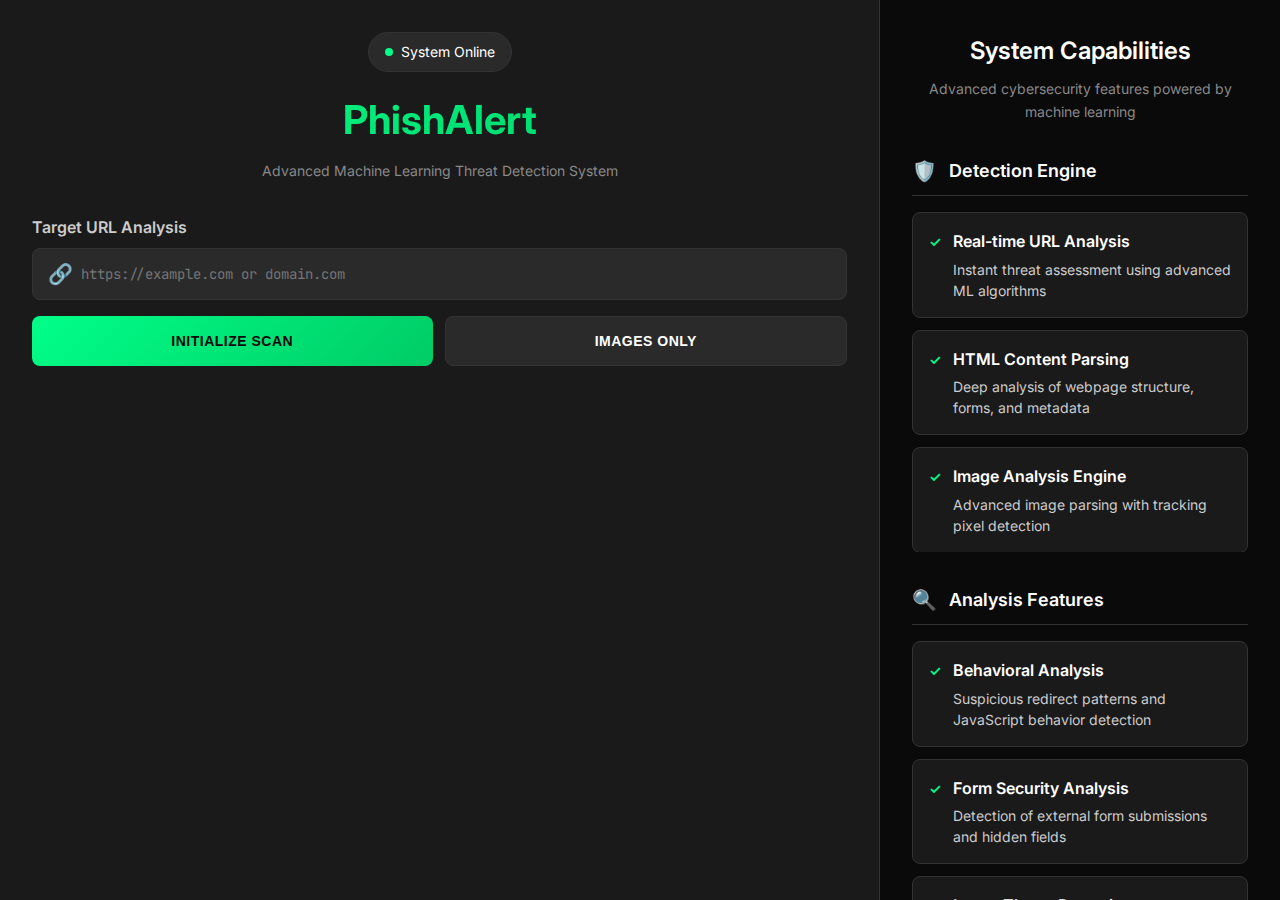
<file: index.html>
<!DOCTYPE html>
<html lang="en">
<head>
  <meta charset="UTF-8" />
  <title>PhishAlert - Advanced Threat Detection System</title>
  <meta name="viewport" content="width=device-width, initial-scale=1.0" />
  <link href="https://fonts.googleapis.com/css2?family=JetBrains+Mono:wght@300;400;500;600;700&family=Inter:wght@300;400;500;600;700&display=swap" rel="stylesheet" />
  <link rel="stylesheet" href="static/styles.css" />
</head>
<body>
  <div class="main-container">
    <div class="analyzer-panel">
      <div class="header">
        <div class="system-badge">
          <div class="status-indicator"></div>
          <span>System Online</span>
        </div>
        <h1>PhishAlert</h1>
        <p class="subtitle">Advanced Machine Learning Threat Detection System</p>
      </div>
      
      <div class="input-section">
        <form id="threat-analyzer" autocomplete="off">
          <label class="input-label" for="url-input">Target URL Analysis</label>
          <div class="input-wrapper">
            <div class="input-icon">🔗</div>
            <input
              type="text"
              id="url-input"
              placeholder="https://example.com or domain.com"
              required
            />
          </div>
          
          <div class="button-group">
            <button type="submit" class="analyze-btn" id="analyze-btn">
              Initialize Scan
            </button>
            <button type="button" class="analyze-btn secondary" id="image-only-btn">
              Images Only
            </button>
          </div>
        </form>
      </div>

      <div class="scanner" id="scanner">
        <div class="scan-animation"></div>
        <div class="scan-status" id="scan-status">Analyzing threat vectors...</div>
      </div>

      <div class="result-panel" id="result-panel"></div>

      <!-- Enhanced Image Analysis Panel -->
      <div class="image-analysis-panel" id="image-analysis-panel">
        <div class="analysis-header">
          <div class="header-title">
            <svg class="header-icon" viewBox="0 0 24 24" width="20" height="20">
              <path fill="currentColor" d="M8.5,13.5L11,16.5L14.5,12L19,18H5M21,19V5C21,3.89 20.1,3 19,3H5A2,2 0 0,0 3,5V19A2,2 0 0,0 5,21H19A2,2 0 0,0 21,19Z"/>
            </svg>
            <span>Image Analysis Report</span>
          </div>
          <div class="header-actions">
            <button class="copy-btn" id="copy-image-report" title="Copy Image Report">
              <svg viewBox="0 0 24 24" width="16" height="16">
                <path fill="currentColor" d="M19,21H8V7H19M19,5H8A2,2 0 0,0 6,7V21A2,2 0 0,0 8,23H19A2,2 0 0,0 21,21V7A2,2 0 0,0 19,5M16,1H4A2,2 0 0,0 2,3V17H4V3H16V1Z"/>
              </svg>
            </button>
          </div>
        </div>
        
        <div class="image-stats-grid" id="image-stats-grid"></div>
        <div class="image-details-grid" id="image-details-grid"></div>
      </div>

      <div class="analysis-output" id="analysis-output">
        <div class="analysis-header">
          <div class="header-title">
            <svg class="header-icon" viewBox="0 0 24 24" width="20" height="20">
              <path fill="currentColor" d="M12,2L1,21H23M12,6L19.5,19H4.5M11,10V14H13V10M11,16V18H13V16"/>
            </svg>
            <span>Threat Analysis Report</span>
          </div>
          <div class="header-actions">
            <button class="copy-btn" id="copy-report" title="Copy Report">
              <svg viewBox="0 0 24 24" width="16" height="16">
                <path fill="currentColor" d="M19,21H8V7H19M19,5H8A2,2 0 0,0 6,7V21A2,2 0 0,0 8,23H19A2,2 0 0,0 21,21V7A2,2 0 0,0 19,5M16,1H4A2,2 0 0,0 2,3V17H4V3H16V1Z"/>
              </svg>
            </button>
            <button class="expand-btn" id="expand-report" title="Expand/Collapse Report" aria-expanded="false">
              <svg viewBox="0 0 24 24" width="16" height="16">
                <path fill="currentColor" d="M7.41,8.58L12,13.17L16.59,8.58L18,10L12,16L6,10L7.41,8.58Z"/>
              </svg>
            </button>
          </div>
        </div>
        
        <div class="report-metadata">
          <div class="metadata-item">
            <span class="metadata-label">Analysis Time:</span>
            <span class="metadata-value" id="report-time"></span>
          </div>
          <div class="metadata-item">
            <span class="metadata-label">Target URL:</span>
            <span class="metadata-value" id="report-url"></span>
          </div>
          <div class="metadata-item">
            <span class="metadata-label">Features Analyzed:</span>
            <span class="metadata-value" id="report-features"></span>
          </div>
          <div class="metadata-item">
            <span class="metadata-label">HTML Analyzed:</span>
            <span class="metadata-value" id="report-html-status"></span>
          </div>
        </div>
        
        <div class="report-content" id="analysis-content" tabindex="0"></div>
        
        <div class="report-footer">
          <div class="footer-item">
            <svg viewBox="0 0 24 24" width="14" height="14">
              <path fill="var(--text-muted)" d="M12,2A10,10 0 0,1 22,12A10,10 0 0,1 12,22A10,10 0 0,1 2,12A10,10 0 0,1 12,2M12,4A8,8 0 0,0 4,12A8,8 0 0,0 12,20A8,8 0 0,0 20,12A8,8 0 0,0 12,4M11,7H13V9H11V7M11,11H13V17H11V11Z"/>
            </svg>
            <span>Report generated by PhishAlert ML Engine v2.0</span>
          </div>
        </div>
      </div>
    </div>

    <div class="features-panel">
  <div class="features-header">
    <h2 class="features-title">System Capabilities</h2>
    <p class="features-subtitle">Advanced cybersecurity features powered by machine learning</p>
  </div>

  <div class="feature-category">
    <h3 class="category-title">
      <span>🛡️</span>
      <span>Detection Engine</span>
    </h3>
    <div class="feature-scroll-wrapper">
      <div class="scroller">
        <ul class="feature-list">
          <li class="feature-item">
            <span class="feature-icon">✓</span>
            <div class="feature-content">
              <div class="feature-name">Real-time URL Analysis</div>
              <div class="feature-desc">Instant threat assessment using advanced ML algorithms</div>
            </div>
          </li>
          <li class="feature-item">
            <span class="feature-icon">✓</span>
            <div class="feature-content">
              <div class="feature-name">HTML Content Parsing</div>
              <div class="feature-desc">Deep analysis of webpage structure, forms, and metadata</div>
            </div>
          </li>
          <li class="feature-item">
            <span class="feature-icon">✓</span>
            <div class="feature-content">
              <div class="feature-name">Image Analysis Engine</div>
              <div class="feature-desc">Advanced image parsing with tracking pixel detection</div>
            </div>
          </li>
          <li class="feature-item">
            <span class="feature-icon">✓</span>
            <div class="feature-content">
              <div class="feature-name">SSL Certificate Validation</div>
              <div class="feature-desc">Automated certificate chain verification and security assessment</div>
            </div>
          </li>
        </ul>

        <!-- Duplicate the list for looping -->
        <ul class="feature-list">
          <li class="feature-item">
            <span class="feature-icon">✓</span>
            <div class="feature-content">
              <div class="feature-name">Real-time URL Analysis</div>
              <div class="feature-desc">Instant threat assessment using advanced ML algorithms</div>
            </div>
          </li>
          <li class="feature-item">
            <span class="feature-icon">✓</span>
            <div class="feature-content">
              <div class="feature-name">HTML Content Parsing</div>
              <div class="feature-desc">Deep analysis of webpage structure, forms, and metadata</div>
            </div>
          </li>
          <li class="feature-item">
            <span class="feature-icon">✓</span>
            <div class="feature-content">
              <div class="feature-name">Image Analysis Engine</div>
              <div class="feature-desc">Advanced image parsing with tracking pixel detection</div>
            </div>
          </li>
          <li class="feature-item">
            <span class="feature-icon">✓</span>
            <div class="feature-content">
              <div class="feature-name">SSL Certificate Validation</div>
              <div class="feature-desc">Automated certificate chain verification and security assessment</div>
            </div>
          </li>
        </ul>
      </div>
    </div>
  </div>

  <div class="feature-category">
    <h3 class="category-title">
      <span>🔍</span>
      <span>Analysis Features</span>
    </h3>
    <div class="feature-scroll-wrapper">
      <div class="scroller">
        <ul class="feature-list">
          <li class="feature-item">
            <span class="feature-icon">✓</span>
            <div class="feature-content">
              <div class="feature-name">Behavioral Analysis</div>
              <div class="feature-desc">Suspicious redirect patterns and JavaScript behavior detection</div>
            </div>
          </li>
          <li class="feature-item">
            <span class="feature-icon">✓</span>
            <div class="feature-content">
              <div class="feature-name">Form Security Analysis</div>
              <div class="feature-desc">Detection of external form submissions and hidden fields</div>
            </div>
          </li>
          <li class="feature-item">
            <span class="feature-icon">✓</span>
            <div class="feature-content">
              <div class="feature-name">Image Threat Detection</div>
              <div class="feature-desc">Identification of tracking pixels and suspicious image patterns</div>
            </div>
          </li>
          <li class="feature-item">
            <span class="feature-icon">✓</span>
            <div class="feature-content">
              <div class="feature-name">Network Fingerprinting</div>
              <div class="feature-desc">Infrastructure analysis and hosting provider assessment</div>
            </div>
          </li>
        </ul>
        
        <!-- Duplicate -->
        <ul class="feature-list">
          <li class="feature-item">
            <span class="feature-icon">✓</span>
            <div class="feature-content">
              <div class="feature-name">Behavioral Analysis</div>
              <div class="feature-desc">Suspicious redirect patterns and JavaScript behavior detection</div>
            </div>
          </li>
          <li class="feature-item">
            <span class="feature-icon">✓</span>
            <div class="feature-content">
              <div class="feature-name">Form Security Analysis</div>
              <div class="feature-desc">Detection of external form submissions and hidden fields</div>
            </div>
          </li>
          <li class="feature-item">
            <span class="feature-icon">✓</span>
            <div class="feature-content">
              <div class="feature-name">Image Threat Detection</div>
              <div class="feature-desc">Identification of tracking pixels and suspicious image patterns</div>
            </div>
          </li>
          <li class="feature-item">
            <span class="feature-icon">✓</span>
            <div class="feature-content">
              <div class="feature-name">Network Fingerprinting</div>
              <div class="feature-desc">Infrastructure analysis and hosting provider assessment</div>
            </div>
          </li>
        </ul>
      </div>
    </div>
  </div>

  <div class="feature-category">
    <h3 class="category-title">
      <span>⚡</span>
      <span>Performance</span>
    </h3>
    <div class="feature-scroll-wrapper">
      <div class="scroller">
        <ul class="feature-list">
          <li class="feature-item">
            <span class="feature-icon">✓</span>
            <div class="feature-content">
              <div class="feature-name">High-Speed Processing</div>
              <div class="feature-desc">Optimized processing pipeline for rapid threat assessment</div>
            </div>
          </li>
          <li class="feature-item">
            <span class="feature-icon">✓</span>
            <div class="feature-content">
              <div class="feature-name">Machine Learning Accuracy</div>
              <div class="feature-desc">Continuously trained models with minimal false positives</div>
            </div>
          </li>
          <li class="feature-item">
            <span class="feature-icon">✓</span>
            <div class="feature-content">
              <div class="feature-name">Scalable Architecture</div>
              <div class="feature-desc">Cloud-native infrastructure supporting high-volume analysis</div>
            </div>
          </li>
          <li class="feature-item">
            <span class="feature-icon">✓</span>
            <div class="feature-content">
              <div class="feature-name">Real-time Updates</div>
              <div class="feature-desc">Continuous model updates with latest threat intelligence</div>
            </div>
          </li>
        </ul>
        
        <!-- Duplicate -->
        <ul class="feature-list">
          <li class="feature-item">
            <span class="feature-icon">✓</span>
            <div class="feature-content">
              <div class="feature-name">High-Speed Processing</div>
              <div class="feature-desc">Optimized processing pipeline for rapid threat assessment</div>
            </div>
          </li>
          <li class="feature-item">
            <span class="feature-icon">✓</span>
            <div class="feature-content">
              <div class="feature-name">Machine Learning Accuracy</div>
              <div class="feature-desc">Continuously trained models with minimal false positives</div>
            </div>
          </li>
          <li class="feature-item">
            <span class="feature-icon">✓</span>
            <div class="feature-content">
              <div class="feature-name">Scalable Architecture</div>
              <div class="feature-desc">Cloud-native infrastructure supporting high-volume analysis</div>
            </div>
          </li>
          <li class="feature-item">
            <span class="feature-icon">✓</span>
            <div class="feature-content">
              <div class="feature-name">Real-time Updates</div>
              <div class="feature-desc">Continuous model updates with latest threat intelligence</div>
            </div>
          </li>
        </ul>
      </div>
    </div>
  </div>
</div>

  <script>
    const form = document.getElementById('threat-analyzer');
    const input = document.getElementById('url-input');
    const scanner = document.getElementById('scanner');
    const scanStatus = document.getElementById('scan-status');
    const resultPanel = document.getElementById('result-panel');
    const imageAnalysisPanel = document.getElementById('image-analysis-panel');
    const analysisOutput = document.getElementById('analysis-output');
    const analysisContent = document.getElementById('analysis-content');
    const analyzeBtn = document.getElementById('analyze-btn');
    const imageOnlyBtn = document.getElementById('image-only-btn');
    const copyBtn = document.getElementById('copy-report');
    const copyImageBtn = document.getElementById('copy-image-report');
    const expandBtn = document.getElementById('expand-report');
    const reportTime = document.getElementById('report-time');
    const reportUrl = document.getElementById('report-url');
    const reportFeatures = document.getElementById('report-features');
    const reportHtmlStatus = document.getElementById('report-html-status');

    const scanMessages = [
      'Initializing threat detection...',
      'Analyzing URL structure...',
      'Fetching HTML content...',
      'Parsing webpage elements...',
      'Analyzing images and media...',
      'Checking domain reputation...',
      'Validating SSL certificates...',
      'Scanning for malicious patterns...',
      'Cross-referencing threat databases...',
      'Finalizing security assessment...'
    ];

    let scanMessageIndex = 0;
    let scanInterval;

    // Enhanced scan messages for image-only analysis
    const imageScanMessages = [
      'Initializing image analysis...',
      'Fetching webpage content...',
      'Parsing HTML structure...',
      'Extracting image elements...',
      'Analyzing image metadata...',
      'Detecting tracking pixels...',
      'Checking external resources...',
      'Finalizing image report...'
    ];

    form.addEventListener('submit', async (e) => {
      e.preventDefault();
      await performAnalysis('/api/predict', false);
    });

    imageOnlyBtn.addEventListener('click', async () => {
      await performAnalysis('/api/analyze-images', true);
    });

    async function performAnalysis(endpoint, isImageOnly = false) {
      const url = input.value.trim();
      if (!url) return;

      // Reset UI
      resultPanel.className = 'result-panel';
      imageAnalysisPanel.className = 'image-analysis-panel';
      analysisOutput.className = 'analysis-output';

      // Start scanning animation
      scanner.classList.add('active');
      analyzeBtn.disabled = true;
      imageOnlyBtn.disabled = true;
      analyzeBtn.textContent = 'Scanning...';

      // Use appropriate scan messages
      const messages = isImageOnly ? imageScanMessages : scanMessages;
      scanMessageIndex = 0;
      scanStatus.textContent = messages[0];
      scanInterval = setInterval(() => {
        scanMessageIndex = (scanMessageIndex + 1) % messages.length;
        scanStatus.textContent = messages[scanMessageIndex];
      }, 1000);

      try {
        const requestBody = { url: url };

        const response = await fetch(endpoint, {
          method: 'POST',
          headers: { 'Content-Type': 'application/json' },
          body: JSON.stringify(requestBody),
        });

        if (!response.ok) {
          throw new Error(await response.text());
        }

        const data = await response.json();

        // Stop scanning animation
        clearInterval(scanInterval);
        scanner.classList.remove('active');
        analyzeBtn.disabled = false;
        imageOnlyBtn.disabled = false;
        analyzeBtn.textContent = 'Initialize Scan';

        if (isImageOnly) {
          displayImageAnalysis(data);
        } else {
          displayFullAnalysis(data);
        }

      } catch (error) {
        clearInterval(scanInterval);
        scanner.classList.remove('active');
        analyzeBtn.disabled = false;
        imageOnlyBtn.disabled = false;
        analyzeBtn.textContent = 'Initialize Scan';

        resultPanel.innerHTML = `
          <div class="result-header">
            <span>❌</span>
            <span>Error</span>
          </div>
          <div class="result-details">
            Failed to analyze URL: ${error.message}
          </div>`;
        resultPanel.classList.add('visible', 'warning');
        console.error('Analysis error:', error);
      }
    }

    function displayFullAnalysis(data) {
      let prediction, detailsHtml, featuresHtml = '';
      const riskClass = data.risk_level.toLowerCase();

      if (data.prediction === 1) {
        prediction = 'threat';
        detailsHtml = `
          <div class="result-header">
            <span>⚠️</span>
            <span>Threat Detected</span>
          </div>
          <div class="result-details">
            ${riskClass.toUpperCase()}-risk phishing attempt identified with ${data.risk_score}% confidence.
            This URL exhibits multiple malicious patterns and should be avoided. 
            If you believe this is not a phishing scam, proceed with caution.
          </div>
        `;
      } else {
        prediction = 'safe';
        detailsHtml = `
          <div class="result-header">
            <span>✅</span>
            <span>Secure</span>
          </div>
          <div class="result-details">
            URL analysis complete with ${100 - data.risk_score}% safety confidence.
            No significant threats detected. This appears to be a legitimate website.
          </div>
        `;
      }

      // Add prediction details with confidence bar and features grid container
      detailsHtml += `
        <div class="prediction-details">
          <div class="details-header">
            <div class="details-title">Prediction Details</div>
            <div class="confidence-meter">
              <span class="confidence-value">${data.risk_score}%</span>
              <div class="confidence-bar" role="progressbar" aria-valuemin="0" aria-valuemax="100" aria-valuenow="${data.risk_score}">
                <div class="confidence-fill ${riskClass}" style="width: ${data.risk_score}%;"></div>
              </div>
            </div>
          </div>
          <div class="feature-indicators" id="feature-indicators"></div>
        </div>
      `;

      resultPanel.innerHTML = detailsHtml;
      resultPanel.classList.add('visible', riskClass);

      // Populate feature indicators grid
      const featureIndicators = document.getElementById('feature-indicators');
      if (data.features) {
        for (const [feature, value] of Object.entries(data.features)) {
          if (feature === 'true_label' || feature === 'predicted_label') continue;
          
          let valueRiskClass = 'neutral';
          if (typeof value === 'number') {
            valueRiskClass = value > 0.7 ? 'threat' : value > 0.3 ? 'warning' : 'safe';
          }

          const featureName = feature
            .replace(/_/g, ' ')
            .replace(/([a-z])([A-Z])/g, '$1 $2')
            .replace(/\b\w/g, (c) => c.toUpperCase());

          featuresHtml += `
            <div class="feature-indicator">
              <div class="feature-name">${featureName}</div>
              <div class="feature-value ${valueRiskClass}">${value}</div>
            </div>`;
        }
        featureIndicators.innerHTML = featuresHtml;
      }

      // Display image analysis if available
      if (data.image_analysis) {
        displayImageAnalysis(data, false);
      }

      // Fill detailed report metadata and content
      reportTime.textContent = data.timestamp;
      reportUrl.textContent = data.url;
      reportFeatures.textContent = data.features ? Object.keys(data.features).length : 'N/A';
      reportHtmlStatus.textContent = data.html_analyzed ? 'Yes' : 'No';
      analysisContent.textContent = JSON.stringify(data, null, 2);
      analysisOutput.classList.add('visible');
    }

    function displayImageAnalysis(data, standalone = true) {
      const imageData = data.image_analysis;
      if (!imageData) return;

      const imageStatsGrid = document.getElementById('image-stats-grid');
      const imageDetailsGrid = document.getElementById('image-details-grid');

      // Create image statistics overview
      imageStatsGrid.innerHTML = `
        <div class="stat-card">
          <div class="stat-icon">🖼️</div>
          <div class="stat-content">
            <div class="stat-value">${imageData.NoOfImage}</div>
            <div class="stat-label">Total Images</div>
          </div>
        </div>
        <div class="stat-card ${imageData.external_images > 0 ? 'warning' : ''}">
          <div class="stat-icon">🌐</div>
          <div class="stat-content">
            <div class="stat-value">${imageData.external_images}</div>
            <div class="stat-label">External Images</div>
          </div>
        </div>
        <div class="stat-card ${imageData.suspicious_images > 0 ? 'threat' : ''}">
          <div class="stat-icon">⚠️</div>
          <div class="stat-content">
            <div class="stat-value">${imageData.suspicious_images}</div>
            <div class="stat-label">Suspicious Images</div>
          </div>
        </div>
        <div class="stat-card ${imageData.broken_images > 0 ? 'warning' : ''}">
          <div class="stat-icon">❌</div>
          <div class="stat-content">
            <div class="stat-value">${imageData.broken_images}</div>
            <div class="stat-label">Broken Images</div>
          </div>
        </div>
        <div class="stat-card">
          <div class="stat-icon">📊</div>
          <div class="stat-content">
            <div class="stat-value">${formatBytes(imageData.total_image_size)}</div>
            <div class="stat-label">Total Size</div>
          </div>
        </div>
      `;

      // Create detailed image grid
      if (imageData.image_details && imageData.image_details.length > 0) {
        let imageDetailsHtml = '';
        imageData.image_details.slice(0, 12).forEach((img, index) => {
          const statusClass = img.is_suspicious ? 'suspicious' : img.is_external ? 'external' : 'normal';
          const statusIcon = img.is_suspicious ? '⚠️' : img.is_external ? '🌐' : '✅';
          
          imageDetailsHtml += `
            <div class="image-detail-card ${statusClass}">
              <div class="image-header">
                <span class="image-index">#${index + 1}</span>
                <span class="image-status">${statusIcon}</span>
              </div>
              <div class="image-info">
                <div class="image-src" title="${img.src}">${truncateText(img.src, 40)}</div>
                <div class="image-meta">
                  ${img.alt ? `<div class="meta-item"><strong>Alt:</strong> ${truncateText(img.alt, 30)}</div>` : ''}
                  ${img.size ? `<div class="meta-item"><strong>Size:</strong> ${formatBytes(img.size)}</div>` : ''}
                  ${img.format ? `<div class="meta-item"><strong>Format:</strong> ${img.format}</div>` : ''}
                  <div class="meta-item"><strong>External:</strong> ${img.is_external ? 'Yes' : 'No'}</div>
                  <div class="meta-item"><strong>Suspicious:</strong> ${img.is_suspicious ? 'Yes' : 'No'}</div>
                </div>
              </div>
            </div>
          `;
        });
        imageDetailsGrid.innerHTML = imageDetailsHtml;
      } else {
        imageDetailsGrid.innerHTML = '<div class="no-images">No images found in the webpage</div>';
      }

      imageAnalysisPanel.classList.add('visible');

      if (standalone) {
        // For image-only analysis, also update the report metadata
        reportTime.textContent = data.timestamp;
        reportUrl.textContent = data.url;
        reportFeatures.textContent = 'Image Analysis Only';
        reportHtmlStatus.textContent = 'Yes';
        analysisContent.textContent = JSON.stringify(data, null, 2);
        analysisOutput.classList.add('visible');
      }
    }

    function formatBytes(bytes) {
      if (bytes === 0) return '0 B';
      const k = 1024;
      const sizes = ['B', 'KB', 'MB', 'GB'];
      const i = Math.floor(Math.log(bytes) / Math.log(k));
      return parseFloat((bytes / Math.pow(k, i)).toFixed(1)) + ' ' + sizes[i];
    }

    function truncateText(text, maxLength) {
      return text.length > maxLength ? text.substring(0, maxLength) + '...' : text;
    }

    // Copy report to clipboard
    copyBtn.addEventListener('click', () => {
      const reportContent = analysisContent.textContent;
      navigator.clipboard.writeText(reportContent).then(() => {
        const originalTitle = copyBtn.getAttribute('title');
        copyBtn.setAttribute('title', 'Copied!');
        setTimeout(() => {
          copyBtn.setAttribute('title', originalTitle);
        }, 2000);
      });
    });

    // Copy image report to clipboard
    copyImageBtn.addEventListener('click', () => {
      const imageStatsText = document.getElementById('image-stats-grid').textContent;
      const imageDetailsText = document.getElementById('image-details-grid').textContent;
      const fullReport = `Image Analysis Report\n\n${imageStatsText}\n\nImage Details:\n${imageDetailsText}`;
      
      navigator.clipboard.writeText(fullReport).then(() => {
        const originalTitle = copyImageBtn.getAttribute('title');
        copyImageBtn.setAttribute('title', 'Copied!');
        setTimeout(() => {
          copyImageBtn.setAttribute('title', originalTitle);
        }, 2000);
      });
    });

    // Expand/collapse detailed JSON report
    expandBtn.addEventListener('click', () => {
      const expanded = analysisOutput.classList.toggle('expanded');
      expandBtn.setAttribute('aria-expanded', expanded);
      expandBtn.querySelector('svg').style.transform = expanded
        ? 'rotate(180deg)'
        : 'rotate(0deg)';
    });
  </script>
</body>
</html>
</file>
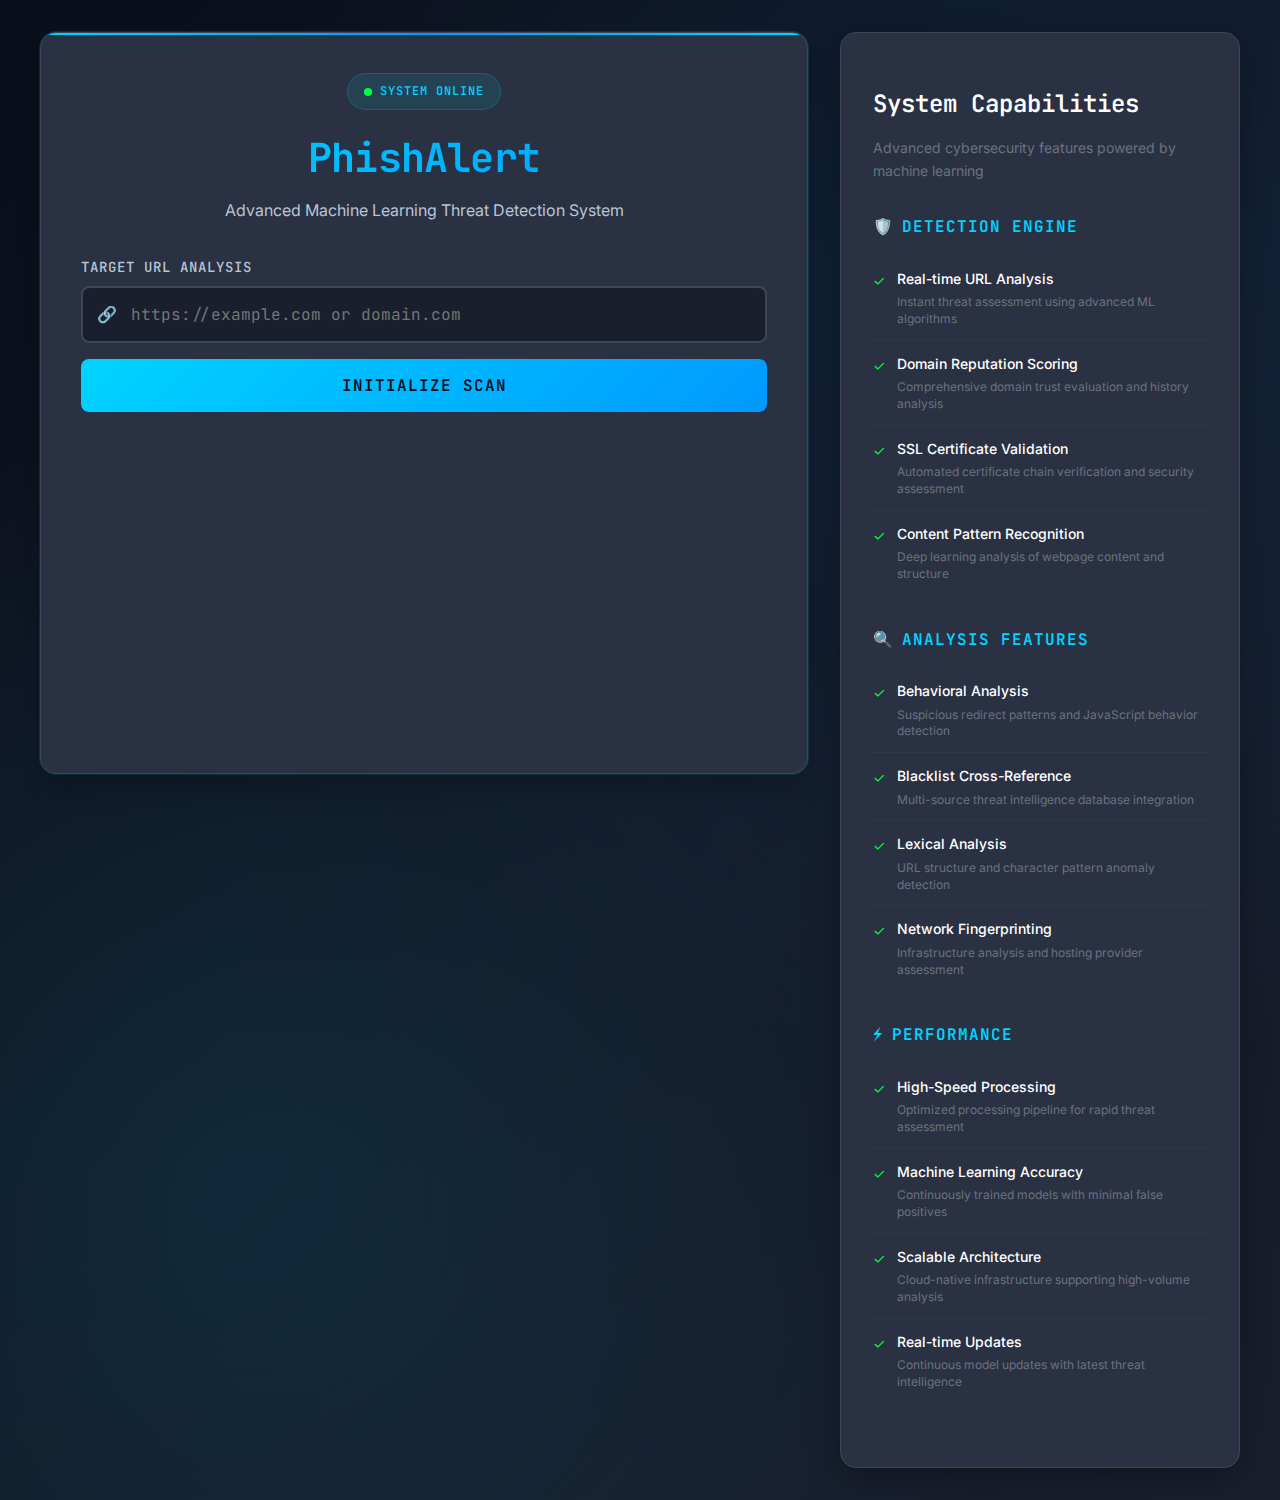
<file: appHTML.html>
<!DOCTYPE html>
<html lang="en">
<head>
  <meta charset="UTF-8">
  <title>PhishAlert - Advanced Threat Detection System</title>
  <meta name="viewport" content="width=device-width, initial-scale=1.0">
  <link href="https://fonts.googleapis.com/css2?family=JetBrains+Mono:wght@300;400;500;600;700&family=Inter:wght@300;400;500;600;700&display=swap" rel="stylesheet">
  <style>
    :root {
      --cyber-blue: #00d4ff;
      --electric-blue: #0099ff;
      --deep-blue: #003d66;
      --matrix-green: #00ff41;
      --warning-orange: #ff6b35;
      --danger-red: #ff073a;
      --bg-primary: #0a0e1a;
      --bg-secondary: #1a1f2e;
      --bg-tertiary: #252b3d;
      --bg-card: #2a3142;
      --text-primary: #ffffff;
      --text-secondary: #b8c5d6;
      --text-accent: #00d4ff;
      --text-muted: #6b7280;
      --border-primary: #3d4758;
      --border-accent: #00d4ff33;
      --shadow-cyber: rgba(0, 212, 255, 0.15);
      --transition: all 0.3s cubic-bezier(0.4, 0, 0.2, 1);
    }

    * {
      box-sizing: border-box;
    }

    body {
      background: 
        radial-gradient(circle at 20% 80%, rgba(0, 212, 255, 0.1) 0%, transparent 50%),
        radial-gradient(circle at 80% 20%, rgba(0, 153, 255, 0.1) 0%, transparent 50%),
        linear-gradient(135deg, var(--bg-primary) 0%, var(--bg-secondary) 100%);
      color: var(--text-primary);
      font-family: 'Inter', -apple-system, BlinkMacSystemFont, sans-serif;
      margin: 0;
      min-height: 100vh;
      padding: 2rem 1rem;
      line-height: 1.6;
    }

    .main-container {
      max-width: 1200px;
      margin: 0 auto;
      display: grid;
      grid-template-columns: 1fr 400px;
      gap: 2rem;
      align-items: start;
    }

    .features-panel {
      background: var(--bg-card);
      border: 1px solid var(--border-primary);
      border-radius: 16px;
      padding: 2rem;
      box-shadow: 0 8px 32px rgba(0, 0, 0, 0.3);
    }

    .analyzer-panel {
      background: var(--bg-card);
      border: 1px solid var(--border-primary);
      border-radius: 16px;
      padding: 2.5rem;
      box-shadow: 
        0 20px 25px -5px rgba(0, 0, 0, 0.2),
        0 0 0 1px var(--shadow-cyber);
      position: relative;
      overflow: hidden;
    }

    .analyzer-panel::before {
      content: '';
      position: absolute;
      top: 0;
      left: 0;
      right: 0;
      height: 2px;
      background: linear-gradient(90deg, var(--cyber-blue), var(--electric-blue), var(--cyber-blue));
      animation: scan 3s linear infinite;
    }

    @keyframes scan {
      0% { transform: translateX(-100%); }
      100% { transform: translateX(100%); }
    }

    .header {
      text-align: center;
      margin-bottom: 2rem;
      position: relative;
    }

    .system-badge {
      display: inline-flex;
      align-items: center;
      gap: 0.5rem;
      background: rgba(0, 212, 255, 0.1);
      border: 1px solid var(--border-accent);
      color: var(--text-accent);
      padding: 0.5rem 1rem;
      border-radius: 20px;
      font-family: 'JetBrains Mono', monospace;
      font-size: 0.75rem;
      font-weight: 500;
      text-transform: uppercase;
      letter-spacing: 1px;
      margin-bottom: 1rem;
    }

    .status-indicator {
      width: 8px;
      height: 8px;
      background: var(--matrix-green);
      border-radius: 50%;
      animation: pulse 2s infinite;
    }

    @keyframes pulse {
      0%, 100% { opacity: 1; }
      50% { opacity: 0.5; }
    }

    h1 {
      font-size: 2.5rem;
      font-weight: 700;
      margin: 0 0 0.5rem 0;
      background: linear-gradient(135deg, var(--cyber-blue), var(--electric-blue));
      -webkit-background-clip: text;
      -webkit-text-fill-color: transparent;
      background-clip: text;
      letter-spacing: -0.02em;
      font-family: 'JetBrains Mono', monospace;
    }

    .subtitle {
      color: var(--text-secondary);
      font-size: 1rem;
      margin: 0 0 1.5rem 0;
      font-weight: 400;
    }

    .input-section {
      margin-bottom: 2rem;
    }

    .input-label {
      display: block;
      color: var(--text-secondary);
      font-size: 0.875rem;
      font-weight: 500;
      margin-bottom: 0.5rem;
      font-family: 'JetBrains Mono', monospace;
      text-transform: uppercase;
      letter-spacing: 1px;
    }

    .input-wrapper {
      position: relative;
    }

    input[type="text"] {
      width: 100%;
      padding: 1rem 1.25rem 1rem 3rem;
      border: 2px solid var(--border-primary);
      border-radius: 8px;
      background: var(--bg-secondary);
      color: var(--text-primary);
      font-size: 1rem;
      font-family: 'JetBrains Mono', monospace;
      transition: var(--transition);
      outline: none;
    }

    input[type="text"]:focus {
      border-color: var(--cyber-blue);
      box-shadow: 0 0 0 3px rgba(0, 212, 255, 0.1);
    }

    .input-icon {
      position: absolute;
      left: 1rem;
      top: 50%;
      transform: translateY(-50%);
      color: var(--text-accent);
      font-size: 1rem;
    }

    .analyze-btn {
      width: 100%;
      padding: 1rem 1.5rem;
      border: none;
      border-radius: 8px;
      background: linear-gradient(135deg, var(--cyber-blue), var(--electric-blue));
      color: var(--bg-primary);
      font-size: 1rem;
      font-weight: 600;
      font-family: 'JetBrains Mono', monospace;
      text-transform: uppercase;
      letter-spacing: 1px;
      cursor: pointer;
      transition: var(--transition);
      margin-top: 1rem;
      position: relative;
      overflow: hidden;
    }

    .analyze-btn:hover {
      transform: translateY(-2px);
      box-shadow: 0 8px 25px var(--shadow-cyber);
    }

    .analyze-btn:disabled {
      opacity: 0.6;
      cursor: not-allowed;
      transform: none;
    }

    .scanner {
      display: none;
      text-align: center;
      margin: 2rem 0;
    }

    .scanner.active {
      display: block;
    }

    .scan-animation {
      width: 60px;
      height: 60px;
      border: 3px solid var(--border-primary);
      border-top: 3px solid var(--cyber-blue);
      border-radius: 50%;
      animation: spin 1s linear infinite;
      margin: 0 auto 1rem;
    }

    .scan-status {
      font-family: 'JetBrains Mono', monospace;
      font-size: 0.875rem;
      color: var(--text-accent);
      text-transform: uppercase;
      letter-spacing: 1px;
    }

    @keyframes spin {
      0% { transform: rotate(0deg); }
      100% { transform: rotate(360deg); }
    }

    .result-panel {
      opacity: 0;
      transform: translateY(20px);
      transition: var(--transition);
      margin-top: 2rem;
      padding: 1.5rem;
      border-radius: 8px;
      border-left: 4px solid;
    }

    .result-panel.visible {
      opacity: 1;
      transform: translateY(0);
    }

    .result-panel.safe {
      background: rgba(0, 255, 65, 0.1);
      border-left-color: var(--matrix-green);
      color: var(--matrix-green);
    }

    .result-panel.threat {
      background: rgba(255, 7, 58, 0.1);
      border-left-color: var(--danger-red);
      color: var(--danger-red);
    }

    .result-panel.warning {
      background: rgba(255, 107, 53, 0.1);
      border-left-color: var(--warning-orange);
      color: var(--warning-orange);
    }

    .result-header {
      display: flex;
      align-items: center;
      gap: 0.75rem;
      margin-bottom: 0.5rem;
      font-family: 'JetBrains Mono', monospace;
      font-weight: 600;
      text-transform: uppercase;
      letter-spacing: 1px;
    }

    .result-details {
      font-size: 0.875rem;
      color: var(--text-secondary);
      line-height: 1.5;
    }

    .features-header {
      margin-bottom: 2rem;
    }

    .features-title {
      font-size: 1.5rem;
      font-weight: 600;
      color: var(--text-primary);
      margin-bottom: 0.5rem;
      font-family: 'JetBrains Mono', monospace;
    }

    .features-subtitle {
      color: var(--text-muted);
      font-size: 0.875rem;
    }

    .feature-category {
      margin-bottom: 2rem;
    }

    .category-title {
      font-size: 1rem;
      font-weight: 600;
      color: var(--text-accent);
      margin-bottom: 1rem;
      font-family: 'JetBrains Mono', monospace;
      text-transform: uppercase;
      letter-spacing: 1px;
      display: flex;
      align-items: center;
      gap: 0.5rem;
    }

    .feature-list {
      list-style: none;
      padding: 0;
      margin: 0;
    }

    .feature-item {
      display: flex;
      align-items: flex-start;
      gap: 0.75rem;
      padding: 0.75rem 0;
      border-bottom: 1px solid rgba(61, 71, 88, 0.3);
    }

    .feature-item:last-child {
      border-bottom: none;
    }

    .feature-icon {
      color: var(--matrix-green);
      font-size: 0.875rem;
      margin-top: 0.125rem;
      flex-shrink: 0;
    }

    .feature-content {
      flex: 1;
    }

    .feature-name {
      font-weight: 500;
      color: var(--text-primary);
      margin-bottom: 0.25rem;
      font-size: 0.875rem;
    }

    .feature-desc {
      font-size: 0.75rem;
      color: var(--text-muted);
      line-height: 1.4;
    }

    .analysis-output {
      background: var(--bg-secondary);
      border: 1px solid var(--border-primary);
      border-radius: 8px;
      padding: 1.5rem;
      margin-top: 2rem;
      font-family: 'JetBrains Mono', monospace;
      font-size: 0.75rem;
      color: var(--text-accent);
      overflow-x: auto;
      opacity: 0;
      transition: var(--transition);
      white-space: pre-wrap;
      max-height: 300px;
      overflow-y: auto;
    }

    .analysis-output.visible {
      opacity: 1;
    }

    .analysis-header {
      color: var(--text-secondary);
      margin-bottom: 1rem;
      padding-bottom: 0.5rem;
      border-bottom: 1px solid var(--border-primary);
      text-transform: uppercase;
      letter-spacing: 1px;
    }

    .url-breakdown {
      margin-top: 1.5rem;
      background: var(--bg-secondary);
      border-radius: 8px;
      padding: 1rem;
      border: 1px solid var(--border-primary);
    }

    .breakdown-title {
      font-family: 'JetBrains Mono', monospace;
      font-size: 0.75rem;
      color: var(--text-accent);
      text-transform: uppercase;
      margin-bottom: 0.75rem;
      letter-spacing: 1px;
    }

    .breakdown-grid {
      display: grid;
      grid-template-columns: repeat(auto-fill, minmax(150px, 1fr));
      gap: 1rem;
    }

    .breakdown-item {
      background: var(--bg-tertiary);
      padding: 0.75rem;
      border-radius: 6px;
      border-left: 3px solid var(--cyber-blue);
    }

    .breakdown-label {
      font-size: 0.625rem;
      color: var(--text-muted);
      text-transform: uppercase;
      letter-spacing: 0.5px;
      margin-bottom: 0.25rem;
    }

    .breakdown-value {
      font-size: 0.875rem;
      color: var(--text-primary);
      font-family: 'JetBrains Mono', monospace;
    }

    .risk-meter {
      margin-top: 1.5rem;
      background: var(--bg-secondary);
      border-radius: 8px;
      padding: 1rem;
      border: 1px solid var(--border-primary);
    }

    .risk-header {
      display: flex;
      justify-content: space-between;
      margin-bottom: 0.5rem;
    }

    .risk-title {
      font-family: 'JetBrains Mono', monospace;
      font-size: 0.75rem;
      color: var(--text-accent);
      text-transform: uppercase;
      letter-spacing: 1px;
    }

    .risk-level {
      font-family: 'JetBrains Mono', monospace;
      font-size: 0.75rem;
      font-weight: 600;
      text-transform: uppercase;
    }

    .risk-level.low {
      color: var(--matrix-green);
    }

    .risk-level.medium {
      color: var(--warning-orange);
    }

    .risk-level.high {
      color: var(--danger-red);
    }

    .progress-container {
      height: 8px;
      background: var(--bg-tertiary);
      border-radius: 4px;
      margin-top: 0.5rem;
      overflow: hidden;
    }

    .progress-bar {
      height: 100%;
      border-radius: 4px;
      transition: width 0.5s ease;
    }

    .progress-low {
      background: var(--matrix-green);
    }

    .progress-medium {
      background: var(--warning-orange);
    }

    .progress-high {
      background: var(--danger-red);
    }

    .warnings-container {
      margin-top: 1.5rem;
    }

    .warning-item {
      display: flex;
      align-items: flex-start;
      gap: 0.5rem;
      padding: 0.75rem;
      background: rgba(255, 107, 53, 0.1);
      border-radius: 6px;
      margin-bottom: 0.5rem;
      border-left: 3px solid var(--warning-orange);
    }

    .warning-icon {
      color: var(--warning-orange);
      flex-shrink: 0;
      margin-top: 0.125rem;
    }

    .warning-text {
      font-size: 0.8125rem;
      color: var(--text-secondary);
    }

    @media (max-width: 1024px) {
      .main-container {
        grid-template-columns: 1fr;
        gap: 2rem;
      }
      
      .features-panel {
        order: 2;
      }
      
      .analyzer-panel {
        order: 1;
      }
    }

    @media (max-width: 640px) {
      body {
        padding: 1rem;
      }
      
      .analyzer-panel,
      .features-panel {
        padding: 1.5rem;
      }
      
      h1 {
        font-size: 2rem;
      }

      .breakdown-grid {
        grid-template-columns: 1fr;
      }
    }
  </style>
</head>
<body>
  <div class="main-container">
    <div class="analyzer-panel">
      <div class="header">
        <div class="system-badge">
          <div class="status-indicator"></div>
          <span>System Online</span>
        </div>
        <h1>PhishAlert</h1>
        <p class="subtitle">Advanced Machine Learning Threat Detection System</p>
      </div>

      <div class="input-section">
        <form id="threat-analyzer" autocomplete="off">
          <label class="input-label" for="url-input">Target URL Analysis</label>
          <div class="input-wrapper">
            <div class="input-icon">🔗</div>
            <input 
              type="text" 
              id="url-input" 
              placeholder="https://example.com or domain.com"
              required
            >
          </div>
          <button type="submit" class="analyze-btn" id="analyze-btn">
            Initialize Scan
          </button>
        </form>
      </div>

      <div class="scanner" id="scanner">
        <div class="scan-animation"></div>
        <div class="scan-status" id="scan-status">Analyzing threat vectors...</div>
      </div>

      <div class="result-panel" id="result-panel"></div>

      <div class="url-breakdown" id="url-breakdown">
        <div class="breakdown-title">URL Structure Breakdown</div>
        <div class="breakdown-grid" id="breakdown-grid"></div>
      </div>

      <div class="risk-meter" id="risk-meter">
        <div class="risk-header">
          <div class="risk-title">Threat Probability</div>
          <div class="risk-level" id="risk-level">Low</div>
        </div>
        <div class="progress-container">
          <div class="progress-bar" id="progress-bar"></div>
        </div>
      </div>

      <div class="warnings-container" id="warnings-container"></div>

      <div class="analysis-output" id="analysis-output">
        <div class="analysis-header">Threat Analysis Report</div>
        <div id="analysis-content"></div>
      </div>
    </div>

    <div class="features-panel">
      <div class="features-header">
        <h2 class="features-title">System Capabilities</h2>
        <p class="features-subtitle">Advanced cybersecurity features powered by machine learning</p>
      </div>

      <div class="feature-category">
        <h3 class="category-title">
          <span>🛡️</span>
          <span>Detection Engine</span>
        </h3>
        <ul class="feature-list">
          <li class="feature-item">
            <span class="feature-icon">✓</span>
            <div class="feature-content">
              <div class="feature-name">Real-time URL Analysis</div>
              <div class="feature-desc">Instant threat assessment using advanced ML algorithms</div>
            </div>
          </li>
          <li class="feature-item">
            <span class="feature-icon">✓</span>
            <div class="feature-content">
              <div class="feature-name">Domain Reputation Scoring</div>
              <div class="feature-desc">Comprehensive domain trust evaluation and history analysis</div>
            </div>
          </li>
          <li class="feature-item">
            <span class="feature-icon">✓</span>
            <div class="feature-content">
              <div class="feature-name">SSL Certificate Validation</div>
              <div class="feature-desc">Automated certificate chain verification and security assessment</div>
            </div>
          </li>
          <li class="feature-item">
            <span class="feature-icon">✓</span>
            <div class="feature-content">
              <div class="feature-name">Content Pattern Recognition</div>
              <div class="feature-desc">Deep learning analysis of webpage content and structure</div>
            </div>
          </li>
        </ul>
      </div>

      <div class="feature-category">
        <h3 class="category-title">
          <span>🔍</span>
          <span>Analysis Features</span>
        </h3>
        <ul class="feature-list">
          <li class="feature-item">
            <span class="feature-icon">✓</span>
            <div class="feature-content">
              <div class="feature-name">Behavioral Analysis</div>
              <div class="feature-desc">Suspicious redirect patterns and JavaScript behavior detection</div>
            </div>
          </li>
          <li class="feature-item">
            <span class="feature-icon">✓</span>
            <div class="feature-content">
              <div class="feature-name">Blacklist Cross-Reference</div>
              <div class="feature-desc">Multi-source threat intelligence database integration</div>
            </div>
          </li>
          <li class="feature-item">
            <span class="feature-icon">✓</span>
            <div class="feature-content">
              <div class="feature-name">Lexical Analysis</div>
              <div class="feature-desc">URL structure and character pattern anomaly detection</div>
            </div>
          </li>
          <li class="feature-item">
            <span class="feature-icon">✓</span>
            <div class="feature-content">
              <div class="feature-name">Network Fingerprinting</div>
              <div class="feature-desc">Infrastructure analysis and hosting provider assessment</div>
            </div>
          </li>
        </ul>
      </div>

      <div class="feature-category">
        <h3 class="category-title">
          <span>⚡</span>
          <span>Performance</span>
        </h3>
        <ul class="feature-list">
          <li class="feature-item">
            <span class="feature-icon">✓</span>
            <div class="feature-content">
              <div class="feature-name">High-Speed Processing</div>
              <div class="feature-desc">Optimized processing pipeline for rapid threat assessment</div>
            </div>
          </li>
          <li class="feature-item">
            <span class="feature-icon">✓</span>
            <div class="feature-content">
              <div class="feature-name">Machine Learning Accuracy</div>
              <div class="feature-desc">Continuously trained models with minimal false positives</div>
            </div>
          </li>
          <li class="feature-item">
            <span class="feature-icon">✓</span>
            <div class="feature-content">
              <div class="feature-name">Scalable Architecture</div>
              <div class="feature-desc">Cloud-native infrastructure supporting high-volume analysis</div>
            </div>
          </li>
          <li class="feature-item">
            <span class="feature-icon">✓</span>
            <div class="feature-content">
              <div class="feature-name">Real-time Updates</div>
              <div class="feature-desc">Continuous model updates with latest threat intelligence</div>
            </div>
          </li>
        </ul>
      </div>
    </div>
  </div>

  <script>
    const form = document.getElementById('threat-analyzer');
    const input = document.getElementById('url-input');
    const scanner = document.getElementById('scanner');
    const scanStatus = document.getElementById('scan-status');
    const resultPanel = document.getElementById('result-panel');
    const analysisOutput = document.getElementById('analysis-output');
    const analysisContent = document.getElementById('analysis-content');
    const analyzeBtn = document.getElementById('analyze-btn');
    const breakdownGrid = document.getElementById('breakdown-grid');
    const riskMeter = document.getElementById('risk-meter');
    const progressBar = document.getElementById('progress-bar');
    const riskLevel = document.getElementById('risk-level');
    const warningsContainer = document.getElementById('warnings-container');
    const urlBreakdown = document.getElementById('url-breakdown');

    // Initially hide some elements
    urlBreakdown.style.display = 'none';
    riskMeter.style.display = 'none';
    warningsContainer.style.display = 'none';

    const scanMessages = [
      'Initializing threat detection...',
      'Analyzing URL structure...',
      'Checking domain reputation...',
      'Validating SSL certificates...',
      'Scanning for malicious patterns...',
      'Cross-referencing threat databases...',
      'Finalizing security assessment...'
    ];

    let scanMessageIndex = 0;
    let scanInterval;

    form.addEventListener('submit', async (e) => {
      e.preventDefault();
      
      // Reset UI
      resultPanel.className = 'result-panel';
      analysisOutput.className = 'analysis-output';
      breakdownGrid.innerHTML = '';
      warningsContainer.innerHTML = '';
      urlBreakdown.style.display = 'none';
      riskMeter.style.display = 'none';
      warningsContainer.style.display = 'none';
      
      // Start scanning animation
      scanner.classList.add('active');
      analyzeBtn.disabled = true;
      analyzeBtn.textContent = 'Scanning...';
      
      // Cycle through scan messages
      scanMessageIndex = 0;
      scanStatus.textContent = scanMessages[0];
      scanInterval = setInterval(() => {
        scanMessageIndex = (scanMessageIndex + 1) % scanMessages.length;
        scanStatus.textContent = scanMessages[scanMessageIndex];
      }, 800);

      // Call the Flask API endpoint
      const apiUrl = '/api/predict';

      try {
        const response = await fetch(apiUrl, {
          method: 'POST',
          headers: { 'Content-Type': 'application/json' },
          body: JSON.stringify({ url: input.value.trim() })
        });

        const data = await response.json();
        
        // Stop scanning
        clearInterval(scanInterval);
        scanner.classList.remove('active');
        analyzeBtn.disabled = false;
        analyzeBtn.textContent = 'Initialize Scan';

        // Display results based on the API response
        if (data.error) {
          throw new Error(data.error);
        }

        // Display URL breakdown
        urlBreakdown.style.display = 'block';
        const breakdownData = data.url_breakdown || {};
        const breakdownItems = [
          { label: 'Protocol', value: breakdownData.protocol || 'N/A' },
          { label: 'Domain', value: breakdownData.domain || 'N/A' },
          { label: 'Path', value: breakdownData.path || 'N/A' },
          { label: 'Parameters', value: breakdownData.parameters || '0' },
          { label: 'Subdomains', value: breakdownData.subdomains || '0' }
        ];

        breakdownGrid.innerHTML = breakdownItems.map(item => `
          <div class="breakdown-item">
            <div class="breakdown-label">${item.label}</div>
            <div class="breakdown-value">${item.value}</div>
          </div>
        `).join('');

        // Display risk meter
        riskMeter.style.display = 'block';
        const riskScore = data.risk_score || 0;
        progressBar.style.width = `${riskScore}%`;
        progressBar.className = 'progress-bar ' + 
          (riskScore < 30 ? 'progress-low' : 
           riskScore < 60 ? 'progress-medium' : 'progress-high');
        
        riskLevel.textContent = data.risk_level || 'N/A';
        riskLevel.className = 'risk-level ' + 
          (data.risk_level === 'LOW' ? 'low' : 
           data.risk_level === 'MEDIUM' ? 'medium' : 'high');

        // Display warnings if any
        if (data.warnings && data.warnings.length > 0) {
          warningsContainer.style.display = 'block';
          warningsContainer.innerHTML = data.warnings.map(warning => `
            <div class="warning-item">
              <div class="warning-icon">⚠️</div>
              <div class="warning-text">${warning}</div>
            </div>
          `).join('');
        }

        // Display main result panel
        if (data.prediction === 1 || data.is_phishing === true) {
          resultPanel.innerHTML = `
            <div class="result-header">
              <span>⚠️</span>
              <span>Threat Detected</span>
            </div>
            <div class="result-details">
              High-risk phishing attempt identified. This URL exhibits malicious patterns and should be avoided.
            </div>
          `;
          resultPanel.classList.add('visible', 'threat');
        } else if (data.prediction === 0 || data.is_phishing === false) {
          resultPanel.innerHTML = `
            <div class="result-header">
              <span>✅</span>
              <span>Secure</span>
            </div>
            <div class="result-details">
              URL analysis complete. No threats detected. This appears to be a legitimate website.
            </div>
          `;
          resultPanel.classList.add('visible', 'safe');
        } else {
          resultPanel.innerHTML = `
            <div class="result-header">
              <span>❓</span>
              <span>Inconclusive</span>
            </div>
            <div class="result-details">
              Unable to complete threat assessment. Please verify the URL format and try again.
            </div>
          `;
          resultPanel.classList.add('visible', 'warning');
        }

        // Display technical analysis
        if (data.features || data.analysis) {
          const analysisData = {
            timestamp: new Date().toISOString(),
            target_url: input.value.trim(),
            model_confidence: data.confidence || 'N/A',
            analysis_time: data.processing_time || 'N/A',
            features_analyzed: data.features ? Object.keys(data.features).length : 'N/A',
            detailed_analysis: data.features || data.analysis || data
          };
          
          analysisContent.textContent = JSON.stringify(analysisData, null, 2);
          analysisOutput.classList.add('visible');
        }

      } catch (error) {
        console.error('Analysis error:', error);
        
        clearInterval(scanInterval);
        scanner.classList.remove('active');
        analyzeBtn.disabled = false;
        analyzeBtn.textContent = 'Initialize Scan';
        
        resultPanel.innerHTML = `
          <div class="result-header">
            <span>🔧</span>
            <span>System Error</span>
          </div>
          <div class="result-details">
            ${error.message || 'Threat detection service temporarily unavailable. Please try again later.'}
          </div>
        `;
        resultPanel.classList.add('visible', 'warning');
      }
    });

    // Enhanced input formatting
    input.addEventListener('input', (e) => {
      const value = e.target.value.trim();
      // Basic URL validation - customize as needed for your implementation
      if (value && !value.startsWith('http://') && !value.startsWith('https://') && value.includes('.')) {
        // Keep as-is, your backend can handle protocol addition
      }
    });
  </script>
</body>
</html>
</file>
<file: static/styles.css>
/* === Root Variables === */
:root {
  --primary-bg: #0a0a0a;
  --secondary-bg: #1a1a1a;
  --accent-bg: #2a2a2a;
  --border-color: #333;
  --text-primary: #ffffff;
  --text-secondary: #cccccc;
  --text-muted: #888888;
  --accent-color: #00ff88;
  --warning-color: #ffaa00;
  --danger-color: #ff4444;
  --safe-color: #00ff88;
  --threat-color: #ff4444;
  --neutral-color: #666666;
  --gradient-primary: linear-gradient(135deg, #00ff88 0%, #00cc66 100%);
  --gradient-warning: linear-gradient(135deg, #ffaa00 0%, #ff8800 100%);
  --gradient-danger: linear-gradient(135deg, #ff4444 0%, #cc2222 100%);
  --font-mono: 'JetBrains Mono', monospace;
  --font-sans: 'Inter', sans-serif;
  --shadow-sm: 0 2px 4px rgba(0, 0, 0, 0.3);
  --shadow-md: 0 4px 8px rgba(0, 0, 0, 0.4);
  --shadow-lg: 0 8px 16px rgba(0, 0, 0, 0.5);
  --border-radius: 8px;
  --transition: all 0.3s cubic-bezier(0.4, 0, 0.2, 1);
}

/* === Reset & Base Styles === */
* {
  margin: 0;
  padding: 0;
  box-sizing: border-box;
}

body {
  font-family: var(--font-sans);
  background: var(--primary-bg);
  color: var(--text-primary);
  line-height: 1.6;
  overflow-x: hidden;
  -webkit-font-smoothing: antialiased;
  -moz-osx-font-smoothing: grayscale;
}

/* === Layout === */
.main-container {
  display: grid;
  grid-template-columns: 1fr 400px;
  min-height: 100vh;
  gap: 0;
}

/* === Panels === */
.analyzer-panel {
  background: var(--secondary-bg);
  padding: 2rem;
  border-right: 1px solid var(--border-color);
  overflow-y: auto;
  max-height: 100vh;
}

.features-panel {
  background: var(--primary-bg);
  padding: 2rem;
  overflow-y: auto;
  max-height: 100vh;
}

/* === Header & Badge === */
.header {
  text-align: center;
  margin-bottom: 2rem;
}

.system-badge {
  display: inline-flex;
  align-items: center;
  gap: 0.5rem;
  background: var(--accent-bg);
  padding: 0.5rem 1rem;
  border-radius: 20px;
  font-size: 0.875rem;
  margin-bottom: 1rem;
  border: 1px solid var(--border-color);
  user-select: none;
}

.status-indicator {
  width: 8px;
  height: 8px;
  background: var(--accent-color);
  border-radius: 50%;
  animation: pulse 2s infinite;
  will-change: opacity;
}

@keyframes pulse {
  0%, 100% { opacity: 1; }
  50% { opacity: 0.5; }
}

/* === Headings === */
h1 {
  font-size: 2.5rem;
  font-weight: 700;
  background: var(--gradient-primary);
  -webkit-background-clip: text;
  -webkit-text-fill-color: transparent;
  background-clip: text;
  margin-bottom: 0.5rem;
  user-select: none;
}

.subtitle {
  color: var(--text-muted);
  font-size: 0.875rem;
  font-weight: 400;
  user-select: none;
}

/* === Input Section === */
.input-section {
  margin-bottom: 2rem;
}

.input-label {
  display: block;
  font-weight: 600;
  margin-bottom: 0.5rem;
  color: var(--text-secondary);
  user-select: none;
}

.input-wrapper {
  position: relative;
  margin-bottom: 1rem;
}

.input-icon {
  position: absolute;
  left: 1rem;
  top: 50%;
  transform: translateY(-50%);
  font-size: 1.25rem;
  z-index: 2;
  pointer-events: none;
  user-select: none;
}

#url-input {
  width: 100%;
  padding: 1rem 1rem 1rem 3rem;
  background: var(--accent-bg);
  border: 1px solid var(--border-color);
  border-radius: var(--border-radius);
  color: var(--text-primary);
  font-family: var(--font-mono);
  font-size: 0.875rem;
  transition: var(--transition);
  outline-offset: 2px;
}

#url-input:focus {
  outline: none;
  border-color: var(--accent-color);
  box-shadow: 0 0 0 2px rgba(0, 255, 136, 0.2);
}

/* === Analysis Options === */
.analysis-options {
  display: flex;
  flex-direction: column;
  gap: 0.75rem;
  margin-bottom: 1.5rem;
  padding: 1rem;
  background: var(--accent-bg);
  border-radius: var(--border-radius);
  border: 1px solid var(--border-color);
}

.option-group {
  display: flex;
  align-items: center;
  gap: 0.75rem;
}

.option-group input[type="checkbox"] {
  width: 18px;
  height: 18px;
  accent-color: var(--accent-color);
  cursor: pointer;
}

.option-label {
  display: flex;
  align-items: center;
  gap: 0.5rem;
  cursor: pointer;
  font-size: 0.875rem;
  color: var(--text-secondary);
  transition: var(--transition);
}

.option-label:hover,
.option-label:focus {
  color: var(--text-primary);
  outline: none;
}

.option-label:focus-visible {
  outline: 2px solid var(--accent-color);
  outline-offset: 2px;
}

.option-icon {
  font-size: 1rem;
  user-select: none;
}

.option-text {
  font-weight: 500;
  user-select: none;
}

/* === Buttons === */
.button-group {
  display: flex;
  gap: 0.75rem;
  flex-wrap: wrap;
}

.analyze-btn {
  flex: 1;
  padding: 1rem 1.5rem;
  background: var(--gradient-primary);
  color: var(--primary-bg);
  border: none;
  border-radius: var(--border-radius);
  font-weight: 600;
  font-size: 0.875rem;
  cursor: pointer;
  transition: var(--transition);
  text-transform: uppercase;
  letter-spacing: 0.5px;
  user-select: none;
}

.analyze-btn:hover:not(:disabled),
.analyze-btn:focus-visible:not(:disabled) {
  transform: translateY(-2px);
  box-shadow: var(--shadow-md);
  outline: none;
}

.analyze-btn:disabled {
  opacity: 0.6;
  cursor: not-allowed;
  transform: none;
}

.analyze-btn.secondary {
  background: var(--accent-bg);
  color: var(--text-primary);
  border: 1px solid var(--border-color);
}

.analyze-btn.secondary:hover:not(:disabled),
.analyze-btn.secondary:focus-visible:not(:disabled) {
  background: var(--border-color);
  outline: none;
}

/* === Scanner === */
.scanner {
  display: none;
  text-align: center;
  padding: 2rem;
  margin-bottom: 2rem;
  user-select: none;
}

.scanner.active {
  display: block;
}

.scan-animation {
  width: 60px;
  height: 60px;
  border: 3px solid var(--accent-bg);
  border-top: 3px solid var(--accent-color);
  border-radius: 50%;
  animation: spin 1s linear infinite;
  margin: 0 auto 1rem;
  will-change: transform;
}

@keyframes spin {
  0% { transform: rotate(0deg); }
  100% { transform: rotate(360deg); }
}

.scan-status {
  color: var(--text-secondary);
  font-size: 0.875rem;
  font-family: var(--font-mono);
}

/* === Result Panel === */
.result-panel {
  display: none;
  background: var(--accent-bg);
  border-radius: var(--border-radius);
  padding: 1.5rem;
  margin-bottom: 2rem;
  border: 1px solid var(--border-color);
  user-select: text;
}

.result-panel.visible {
  display: block;
}

.result-panel.safe {
  border-color: var(--safe-color);
  background: linear-gradient(135deg, rgba(0, 255, 136, 0.1) 0%, var(--accent-bg) 100%);
}

.result-panel.warning {
  border-color: var(--warning-color);
  background: linear-gradient(135deg, rgba(255, 170, 0, 0.1) 0%, var(--accent-bg) 100%);
}

.result-panel.threat {
  border-color: var(--threat-color);
  background: linear-gradient(135deg, rgba(255, 68, 68, 0.1) 0%, var(--accent-bg) 100%);
}

.result-header {
  display: flex;
  align-items: center;
  gap: 0.75rem;
  font-size: 1.25rem;
  font-weight: 600;
  margin-bottom: 1rem;
}

.result-details {
  color: var(--text-secondary);
  line-height: 1.6;
  margin-bottom: 1.5rem;
}

/* === Prediction Details === */
.prediction-details {
  border-top: 1px solid var(--border-color);
  padding-top: 1.5rem;
}

.details-header {
  display: flex;
  justify-content: space-between;
  align-items: center;
  margin-bottom: 1rem;
  flex-wrap: wrap;
  gap: 1rem;
}

.details-title {
  font-weight: 600;
  color: var(--text-primary);
}

.confidence-meter {
  display: flex;
  align-items: center;
  gap: 0.75rem;
}

.confidence-value {
  font-family: var(--font-mono);
  font-weight: 600;
  min-width: 3rem;
}

.confidence-bar {
  width: 120px;
  height: 8px;
  background: var(--accent-bg);
  border-radius: 4px;
  overflow: hidden;
  border: 1px solid var(--border-color);
}

.confidence-fill {
  height: 100%;
  transition: width 0.5s ease;
}

.confidence-fill.low {
  background: linear-gradient(135deg, #00ff88 0%, #00cc66 100%);
}

.confidence-fill.medium {
  background: linear-gradient(135deg, #ffaa00 0%, #ffcc00 100%);
}

.confidence-fill.high {
  background: linear-gradient(135deg, #ffaa00 0%, #ffcc00 100%);
}

/* === Feature Indicators Grid === */
.feature-indicators {
  display: grid;
  grid-template-columns: repeat(auto-fit, minmax(200px, 1fr));
  gap: 0.75rem;
  margin-top: 1rem;
  overflow-y: auto;
  max-height: 340px;
  min-height: 120px;
  padding-right: 0.5rem;
  scroll-behavior: smooth;
  outline: none;
}

.feature-indicators:focus {
  box-shadow: 0 0 0 3px var(--accent-color);
  border-radius: var(--border-radius);
}

/* Individual Feature Boxes */
.feature-indicator {
  background: var(--primary-bg);
  padding: 0.75rem 1rem;
  border-radius: var(--border-radius);
  border: 1px solid var(--border-color);
  font-size: 0.9rem;
  box-shadow: 0 2px 8px rgba(0,0,0,0.15);
  transition: border-color 0.3s ease, box-shadow 0.3s ease, background-color 0.3s ease;
  user-select: text;
  cursor: default;
}

.feature-indicator:hover,
.feature-indicator:focus {
  box-shadow: 0 6px 20px rgba(0, 255, 136, 0.25);
  border-color: var(--accent-color);
  background-color: rgba(0, 255, 136, 0.05);
  outline: none;
}

.feature-name {
  color: var(--text-muted);
  margin-bottom: 0.3rem;
  font-weight: 600;
  user-select: text;
}

.feature-value {
  font-family: var(--font-mono);
  font-weight: 700;
  transition: color 0.5s ease;
}

.feature-value.safe {
  color: var(--safe-color);
}

.feature-value.warning {
  color: var(--warning-color);
}

.feature-value.threat {
  color: var(--threat-color);
}

.feature-value.neutral {
  color: var(--text-secondary);
  font-weight: 500;
}

/* === Image Analysis Panel === */
.image-analysis-panel {
  display: none;
  background: var(--accent-bg);
  border-radius: var(--border-radius);
  padding: 1.5rem;
  margin-bottom: 2rem;
  border: 1px solid var(--border-color);
}

.image-analysis-panel.visible {
  display: block;
}

.image-stats-grid {
  display: grid;
  grid-template-columns: repeat(auto-fit, minmax(140px, 1fr));
  gap: 1rem;
  margin-bottom: 2rem;
}

.stat-card {
  background: var(--primary-bg);
  padding: 1rem;
  border-radius: var(--border-radius);
  border: 1px solid var(--border-color);
  text-align: center;
  transition: var(--transition);
  user-select: none;
}

.stat-card:hover {
  transform: translateY(-2px);
  box-shadow: var(--shadow-sm);
}

.stat-card.warning {
  border-color: var(--warning-color);
  background: linear-gradient(135deg, rgba(255, 170, 0, 0.1) 0%, var(--primary-bg) 100%);
}

.stat-card.threat {
  border-color: var(--threat-color);
  background: linear-gradient(135deg, rgba(255, 68, 68, 0.1) 0%, var(--primary-bg) 100%);
}

.stat-icon {
  font-size: 1.5rem;
  margin-bottom: 0.5rem;
  user-select: none;
}

.stat-value {
  font-size: 1.5rem;
  font-weight: 700;
  font-family: var(--font-mono);
  color: var(--text-primary);
  margin-bottom: 0.25rem;
}

.stat-label {
  font-size: 0.75rem;
  color: var(--text-muted);
  text-transform: uppercase;
  letter-spacing: 0.5px;
  user-select: none;
}

.image-details-grid {
  display: grid;
  grid-template-columns: repeat(auto-fit, minmax(280px, 1fr));
  gap: 1rem;
}

.image-detail-card {
  background: var(--primary-bg);
  border: 1px solid var(--border-color);
  border-radius: var(--border-radius);
  padding: 1rem;
  transition: var(--transition);
  user-select: text;
}

.image-detail-card:hover,
.image-detail-card:focus {
  transform: translateY(-1px);
  box-shadow: var(--shadow-sm);
  outline: none;
}

.image-detail-card.external {
  border-color: var(--warning-color);
  background: linear-gradient(135deg, rgba(255, 170, 0, 0.05) 0%, var(--primary-bg) 100%);
}

.image-detail-card.suspicious {
  border-color: var(--threat-color);
  background: linear-gradient(135deg, rgba(255, 68, 68, 0.05) 0%, var(--primary-bg) 100%);
}

.image-header {
  display: flex;
  justify-content: space-between;
  align-items: center;
  margin-bottom: 0.75rem;
}

.image-index {
  font-family: var(--font-mono);
  font-size: 0.75rem;
  color: var(--text-muted);
  background: var(--accent-bg);
  padding: 0.25rem 0.5rem;
  border-radius: 4px;
  user-select: text;
}

.image-status {
  font-size: 1rem;
}

#url-input.pasted {
  box-shadow: 0 0 8px var(--accent-color);
  border-color: var(--accent-color);
  transition: box-shadow 0.3s ease, border-color 0.3s ease;
}


.paste-btn {
  position: absolute;
  right: 0.5rem;
  top: 50%;
  transform: translateY(-50%);
  background: var(--accent-bg);
  color: var(--text-secondary);
  border: 1px solid var(--border-color);
  border-radius: 4px;
  padding: 0.25rem 0.5rem;
  font-size: 1rem;
  cursor: pointer;
  transition: var(--transition);
}

.paste-btn:hover,
.paste-btn:focus-visible {
  background: var(--border-color);
  color: var(--text-primary);
  outline: none;
}

.image-src {
  font-family: var(--font-mono);
  font-size: 0.75rem;
  color: var(--text-primary);
  word-break: break-word;
  margin-bottom: 0.75rem;
  padding: 0.5rem;
  background: var(--accent-bg);
  border-radius: 4px;
  user-select: text;
}

.image-meta {
  display: flex;
  flex-direction: column;
  gap: 0.25rem;
  user-select: text;
}

.meta-item {
  font-size: 0.75rem;
  color: var(--text-secondary);
}

.meta-item strong {
  color: var(--text-muted);
}

.no-images {
  grid-column: 1 / -1;
  text-align: center;
  color: var(--text-muted);
  font-style: italic;
  padding: 2rem;
}

/* === Analysis Output Panel === */
.analysis-output {
  display: none;
  background: var(--accent-bg);
  border-radius: var(--border-radius);
  border: 1px solid var(--border-color);
  overflow: hidden;
  user-select: text;
}

.analysis-output.visible {
  display: block;
}

.analysis-output.expanded .report-content {
  padding: 1.5rem;
  max-height: 600px; /* Use a value large enough for your content */
  opacity: 1;
}

.analysis-header {
  display: flex;
  justify-content: space-between;
  align-items: center;
  padding: 1rem 1.5rem;
  background: var(--primary-bg);
  border-bottom: 1px solid var(--border-color);
}

.header-title {
  display: flex;
  align-items: center;
  gap: 0.5rem;
  font-weight: 600;
  color: var(--text-primary);
  user-select: none;
}

.header-icon {
  color: var(--accent-color);
}

.header-actions {
  display: flex;
  gap: 0.5rem;
}

.copy-btn, .expand-btn {
  background: var(--accent-bg);
  border: 1px solid var(--border-color);
  border-radius: 4px;
  padding: 0.5rem;
  color: var(--text-secondary);
  cursor: pointer;
  transition: var(--transition);
  user-select: none;
}

.copy-btn:hover, .copy-btn:focus-visible,
.expand-btn:hover, .expand-btn:focus-visible {
  background: var(--border-color);
  color: var(--text-primary);
  outline: none;
}

.report-metadata {
  padding: 1rem 1.5rem;
  background: var(--primary-bg);
  border-bottom: 1px solid var(--border-color);
  display: grid;
  grid-template-columns: repeat(auto-fit, minmax(200px, 1fr));
  gap: 1rem;
  user-select: text;
}

.metadata-item {
  display: flex;
  flex-direction: column;
  gap: 0.25rem;
}

.metadata-label {
  font-size: 0.75rem;
  color: var(--text-muted);
  text-transform: uppercase;
  letter-spacing: 0.5px;
}

.metadata-value {
  font-family: var(--font-mono);
  font-size: 0.875rem;
  color: var(--text-primary);
  word-break: break-word;
}

/* Scrollable report content - default CLOSED state */
.report-content {
  padding: 0 1.5rem;              /* Remove top/bottom padding when closed */
  font-family: var(--font-mono);
  font-size: 0.75rem;
  line-height: 1.6;
  color: var(--text-secondary);
  background: var(--primary-bg);
  white-space: pre-wrap;
  overflow-x: auto;
  max-height: 0;                 /* Collapsed initially */
  opacity: 0;                   /* Invisible initially */
  min-height: 0;
  transition: max-height 0.3s ease, opacity 0.3s ease, padding 0.3s ease;
  overflow-y: hidden;           /* Hide vertical scrollbar while closed */
  border-radius: 0 0 var(--border-radius) var(--border-radius);
}

/* Scrollable report content - expanded state */
.report-content.expanded {
  padding: 1.5rem;
  max-height: 300px;             /* Adjust as needed to fully show content */
  opacity: 1;
  overflow-y: auto;
}


/* Report footer */
.report-footer {
  padding: 1rem 1.5rem;
  background: var(--accent-bg);
  border-top: 1px solid var(--border-color);
  display: flex;
  align-items: center;
  gap: 0.5rem;
  font-size: 0.75rem;
  color: var(--text-muted);
  user-select: none;
}

/* === Features Section === */
.features-header {
  text-align: center;
  margin-bottom: 2rem;
}

.features-title {
  font-size: 1.5rem;
  font-weight: 600;
  color: var(--text-primary);
  margin-bottom: 0.5rem;
}

.features-subtitle {
  color: var(--text-muted);
  font-size: 0.875rem;
}

.feature-category {
  margin-bottom: 2rem;
}

.category-title {
  display: flex;
  align-items: center;
  gap: 0.75rem;
  font-size: 1.125rem;
  font-weight: 600;
  color: var(--text-primary);
  margin-bottom: 1rem;
  padding-bottom: 0.5rem;
  border-bottom: 1px solid var(--border-color);
}

.category-title span:first-child {
  font-size: 1.25rem;
}

.feature-list {
  list-style: none;
}

.feature-item {
  display: flex;
  align-items: flex-start;
  gap: 0.75rem;
  padding: 1rem;
  background: var(--secondary-bg);
  border-radius: var(--border-radius);
  border: 1px solid var(--border-color);
  margin-bottom: 0.75rem;
  transition: var(--transition);
  user-select: text;
}

.feature-item:hover,
.feature-item:focus {
  transform: translateX(4px);
  border-color: var(--accent-color);
  outline: none;
  cursor: default;
}

.feature-icon {
  color: var(--accent-color);
  font-weight: 600;
  font-size: 0.875rem;
  margin-top: 0.125rem;
  user-select: none;
}

.feature-content {
  flex: 1;
}

.feature-name {
  font-weight: 600;
  color: var(--text-primary);
  margin-bottom: 0.25rem;
  user-select: text;
}

.feature-desc {
  font-size: 0.875rem;
  color: var(--text-secondary);
  line-height: 1.5;
  user-select: text;
}

/* === Responsive Design === */
@media (max-width: 1024px) {
  .main-container {
    grid-template-columns: 1fr;
    grid-template-rows: auto auto;
  }

  .features-panel {
    border-top: 1px solid var(--border-color);
  }
}

@media (max-width: 768px) {
  .analyzer-panel, .features-panel {
    padding: 1rem;
  }

  h1 {
    font-size: 2rem;
  }

  .button-group {
    flex-direction: column;
  }

  .image-stats-grid {
    grid-template-columns: repeat(auto-fit, minmax(120px, 1fr));
  }

  .image-details-grid {
    grid-template-columns: 1fr;
  }

  .report-metadata {
    grid-template-columns: 1fr;
  }

  .details-header {
    flex-direction: column;
    align-items: flex-start;
    gap: 1rem;
  }

  .confidence-meter {
    width: 100%;
    justify-content: space-between;
  }

  .confidence-bar {
    position: relative; /* Needed to position .confidence-fill inside */
    width: 120px;
    height: 8px;
    background: var(--accent-bg);
    border-radius: 4px;
    overflow: hidden;
    border: 1px solid var(--border-color);
  }

  .confidence-fill {
    position: absolute; /* Make fill position inside the bar */
    top: 0;
    left: 0;
    height: 100%;
    width: 0; /* Start at 0 width to enable transition */
    transition: width 0.5s ease;
    border-radius: 4px 0 0 4px; /* Round left corners only */
    background: var(--gradient-primary); /* Default gradient, overridden by modifier classes */
  }

  /* Override backgrounds for different states */
  .confidence-fill.low {
    background: linear-gradient(135deg, #00ff88 0%, #00cc66 100%);
  }

  .confidence-fill.medium {
    background: linear-gradient(135deg, #ffaa00 0%, #ffcc00 100%);
  }

  .confidence-fill.high {
    background: linear-gradient(135deg, #ff4444 0%, #ff6666 100%);
  }

}

@media (max-width: 480px) {
  .feature-indicators {
    grid-template-columns: 1fr;
  }

  .image-stats-grid {
    grid-template-columns: repeat(2, 1fr);
  }
}

/* === Accessibility === */
@media (prefers-reduced-motion: reduce) {
  * {
    animation-duration: 0.01ms !important;
    animation-iteration-count: 1 !important;
    transition-duration: 0.01ms !important;
  }
}

/* Focus styles for keyboard users */
button:focus-visible,
input:focus-visible,
.option-label:focus-visible,
.feature-item:focus-visible,
.feature-indicator:focus-visible,
.copy-btn:focus-visible,
.expand-btn:focus-visible {
  outline: 2px solid var(--accent-color);
  outline-offset: 2px;
}
/* Base arrow style (pointing down) */
.expand-btn svg {
  display: block;
  transition: transform 0.3s var(--transition-timing, cubic-bezier(0.4, 0, 0.2, 1));
  transform-origin: 50% 50%;
}

/* When aria-expanded="true", rotate arrow up */
.expand-btn[aria-expanded="true"] svg {
  transform: rotate(180deg);
}

/* High contrast mode support */
@media (prefers-contrast: high) {
  :root {
    --border-color: #666;
    --text-muted: #aaa;
  }
}

.feature-scroll-wrapper {
  max-height: 340px; /* match the max height you want */
  overflow: hidden;  /* clip overflow to hide scrollbars */
  position: relative;
}

/* Use flex-column and stack the duplicates vertically */
.scroller {
  display: flex;
  flex-direction: column;
  animation: scrollUp 20s linear infinite; /* Adjust speed as needed */
}

/* Make sure feature lists don't add spacing between */
.scroller > .feature-list {
  margin: 0;  /* Remove any margin */
  padding: 0;
}

/* Vertical scroll keyframes */
@keyframes scrollUp {
  0% {
    transform: translateY(0);
  }
  100% {
    transform: translateY(-50%); /* Move up by half to scroll first and duplicated list */
  }
}
</file>
